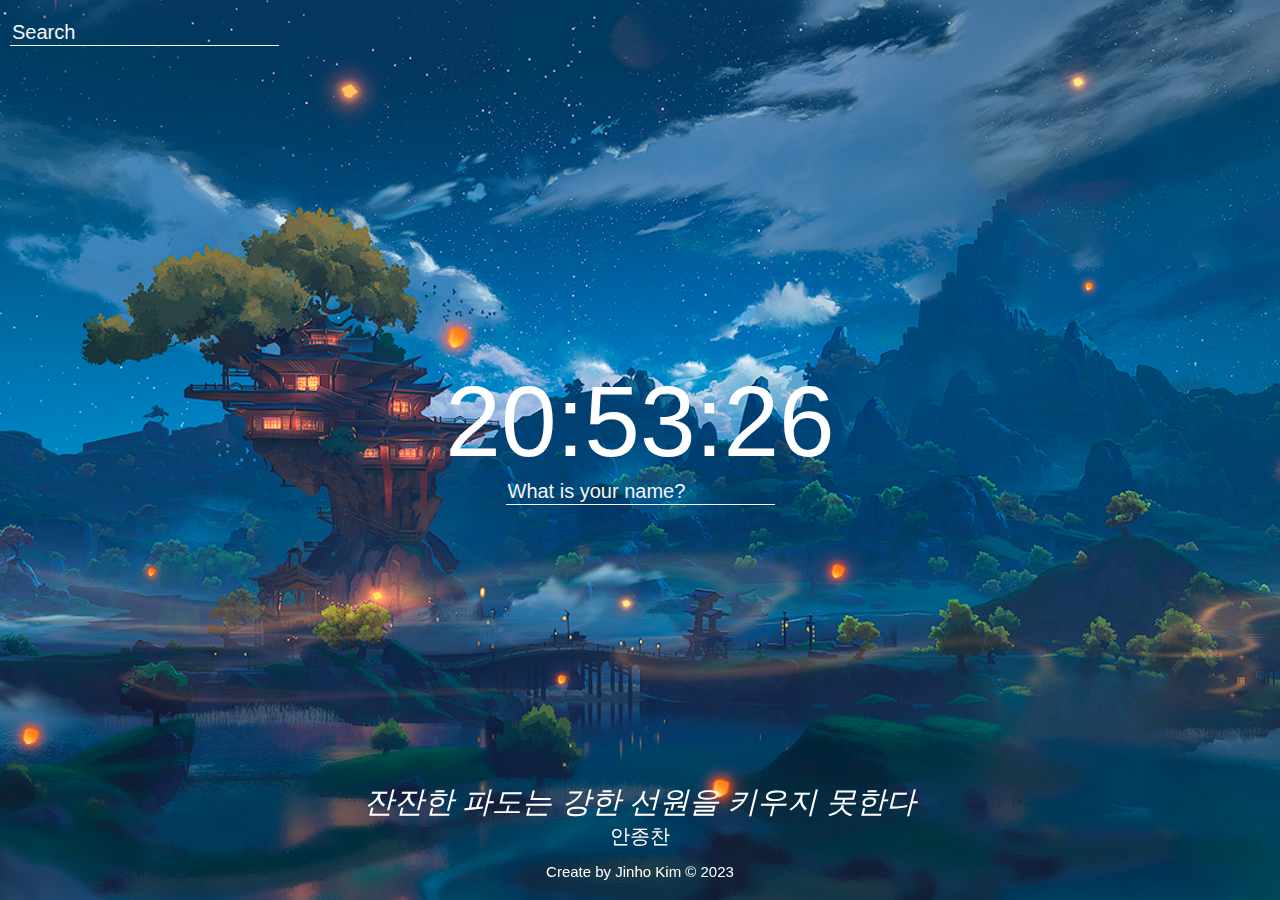
<file: index.html>
<!DOCTYPE html>
<html lang="en">
  <head>
    <meta charset="UTF-8" />
    <meta http-equiv="X-UA-Compatible" content="IE=edge" />
    <meta name="viewport" content="width=device-width, initial-scale=1.0" />
    <link rel="stylesheet" href="css/style.css" />
    <title>Document</title>

    <script defer src="js/background.js"></script>
    <script defer src="js/weather.js"></script>
    <script defer src="js/clock.js"></script>
    <script defer src="js/login.js"></script>
    <script defer src="js/todo.js"></script>
    <script defer src="js/quotes.js"></script>
  </head>
  <body>
    <header>
      <!-- 구글 검색 -->
      <form
        class="search-form"
        action="https://www.google.com/search"
        method="GET"
      >
        <!-- 아래 input은 "?q={입력한 텍스트}" 의 형태로 위의 action url 뒤에 붙음-->
        <input name="q" type="text" placeholder="Search" required />
      </form>

      <!-- 날씨 -->
      <div class="weather">
        <div class="weather_container">
          <img class="weather_icon" />
          <span class="weather_temp"></span>
        </div>
        <span class="weather_city"></span>
      </div>
    </header>

    <main>
      <!-- 시계 -->
      <div class="clock">00:00:00</div>

      <!-- 로그인 -->
      <div class="login">
        <form id="login-form" class="hidden">
          <input
            type="text"
            placeholder="What is your name?"
            maxlength="15"
            required
          />
        </form>

        <h1 id="greeting" class="hidden"></h1>
      </div>

      <form id="todo-form" class="hidden">
        <input
          type="text"
          placeholder="Write a To Do and Press Enter"
          maxlength="30"
          required
        />
      </form>

      <ul id="todo-list" class="hidden"></ul>
    </main>

    <footer>
      <div class="quote">
        <span class="quote_quote"></span>
        <span class="quote_author"></span>
      </div>
      <p class="copyright">Create by Jinho Kim © 2023</p>
    </footer>
  </body>
</html>
</file>
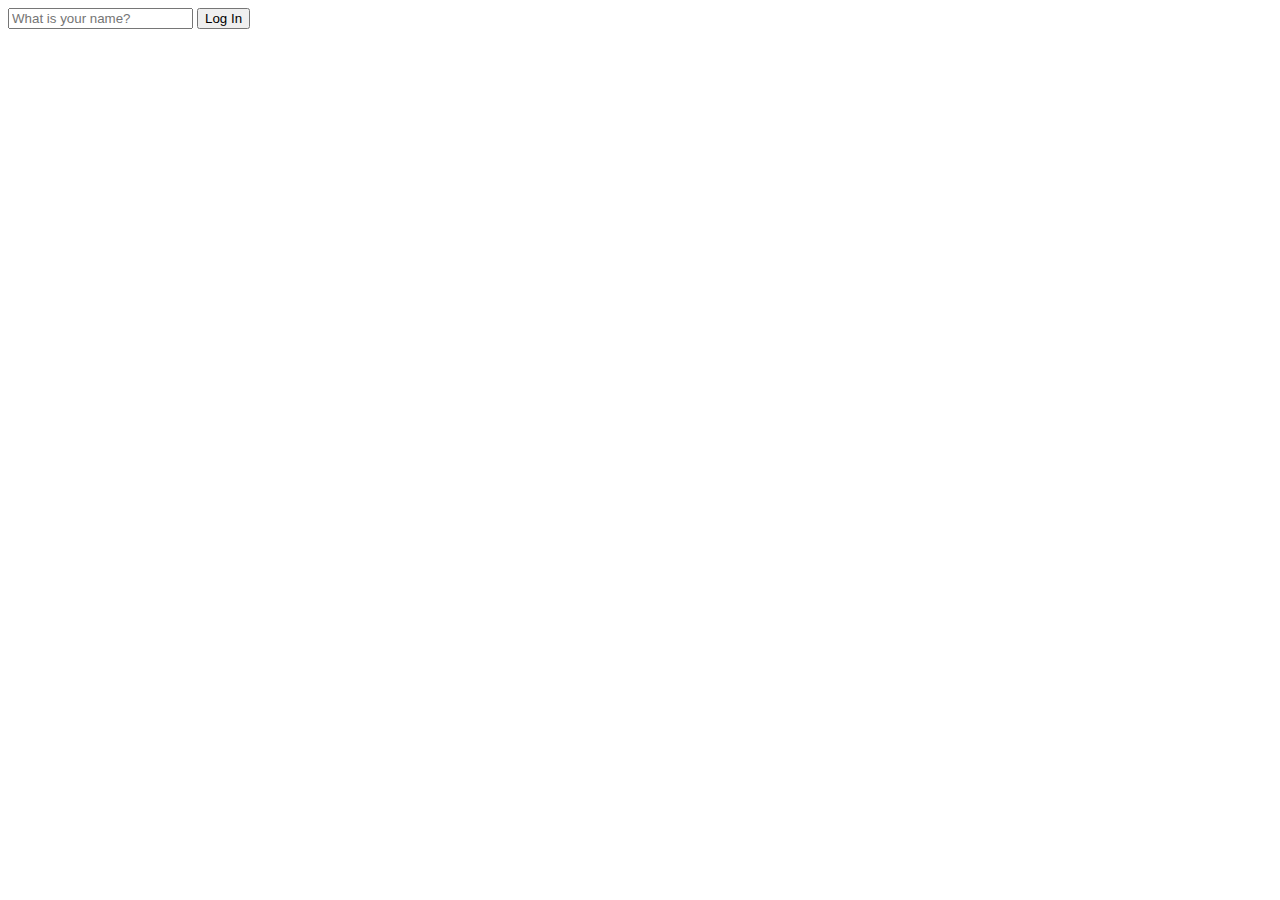
<file: 2.login/index.html>
<!DOCTYPE html>
<html lang="en">
  <head>
    <meta charset="UTF-8" />
    <meta http-equiv="X-UA-Compatible" content="IE=edge" />
    <meta name="viewport" content="width=device-width, initial-scale=1.0" />
    <link rel="stylesheet" href="style.css" />
    <title>Document</title>
  </head>
  <body>
    <form id="login-form" class="hidden">
      <input
        type="text"
        required
        maxlength="15"
        placeholder="What is your name?"
      />
      <input type="submit" value="Log In" />
    </form>
    <h1 id="greeting" class="hidden"></h1>
    <!-- <a href="https://google.com">Go to google</a> -->
    <script src="login.js"></script>
  </body>
</html>
</file>
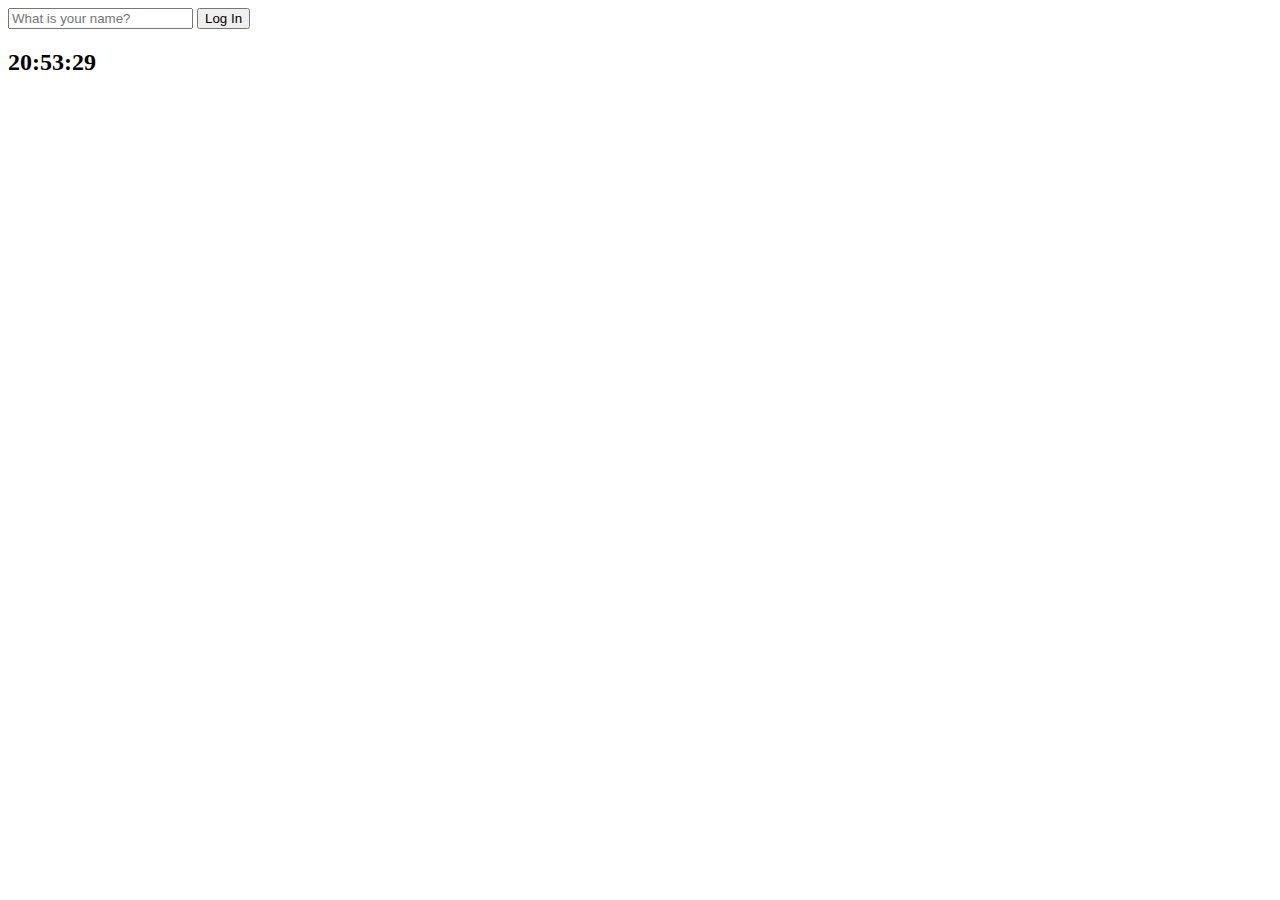
<file: 3.clock/index.html>
<!DOCTYPE html>
<html lang="en">
  <head>
    <meta charset="UTF-8" />
    <meta http-equiv="X-UA-Compatible" content="IE=edge" />
    <meta name="viewport" content="width=device-width, initial-scale=1.0" />
    <link rel="stylesheet" href="css/style.css" />
    <title>Document</title>
  </head>
  <body>
    <form id="login-form" class="hidden">
      <input
        type="text"
        required
        maxlength="15"
        placeholder="What is your name?"
      />
      <input type="submit" value="Log In" />
    </form>
    <h2 id="clock">00:00:00</h2>
    <h1 id="greeting" class="hidden"></h1>
    <script src="js/greetings.js"></script>
    <script src="js/clock.js"></script>
  </body>
</html>
</file>
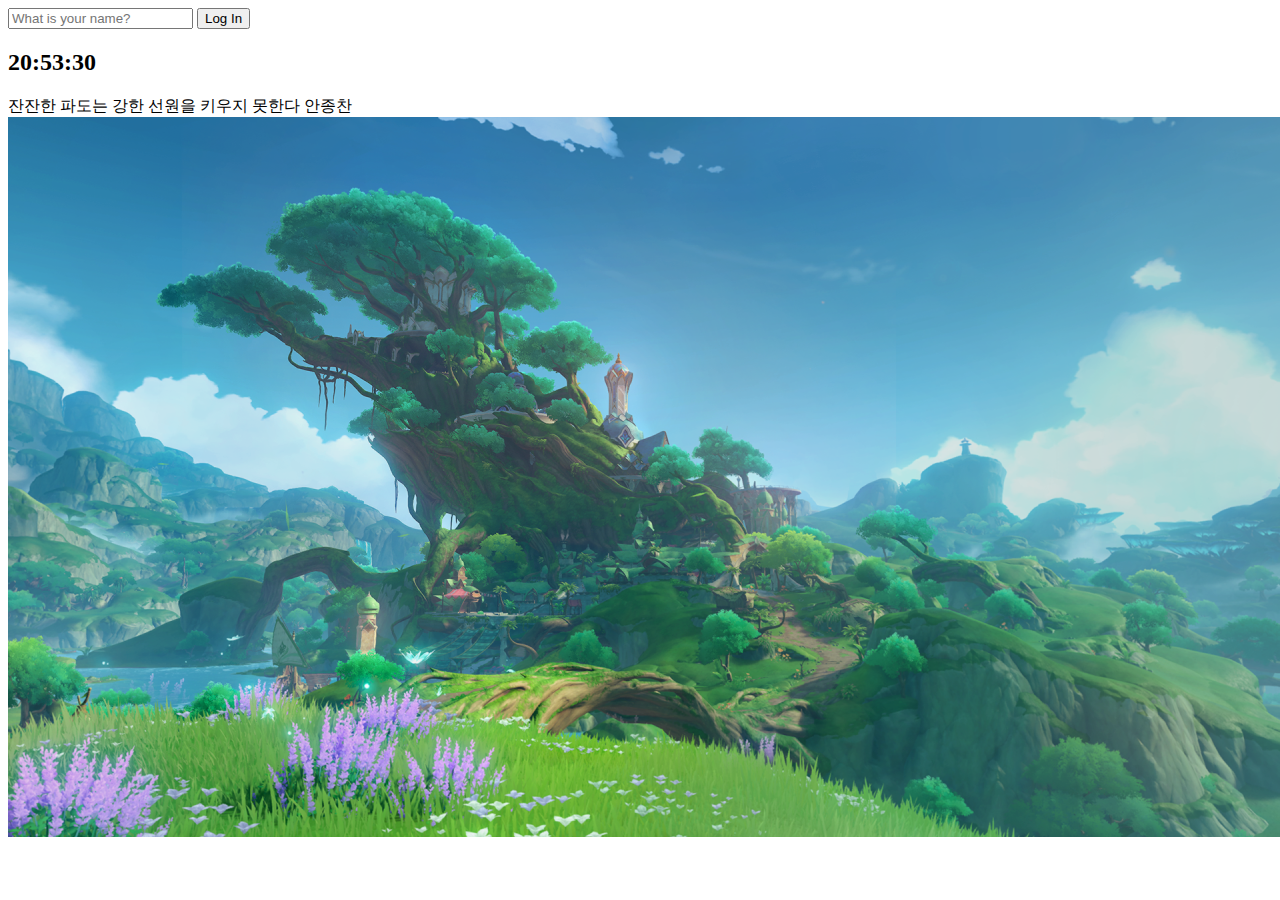
<file: 4.quotes_and_background/index.html>
<!DOCTYPE html>
<html lang="en">
  <head>
    <meta charset="UTF-8" />
    <meta http-equiv="X-UA-Compatible" content="IE=edge" />
    <meta name="viewport" content="width=device-width, initial-scale=1.0" />
    <link rel="stylesheet" href="css/style.css" />
    <title>Document</title>
  </head>
  <body>
    <form id="login-form" class="hidden">
      <input
        type="text"
        required
        maxlength="15"
        placeholder="What is your name?"
      />
      <input type="submit" value="Log In" />
    </form>
    <h2 id="clock">00:00:00</h2>
    <h1 id="greeting" class="hidden"></h1>
    <div id="quote">
      <span></span>
      <span></span>
    </div>
    <script src="js/greetings.js"></script>
    <script src="js/clock.js"></script>
    <script src="js/quotes.js"></script>
    <script src="js/background.js"></script>
  </body>
</html>
</file>
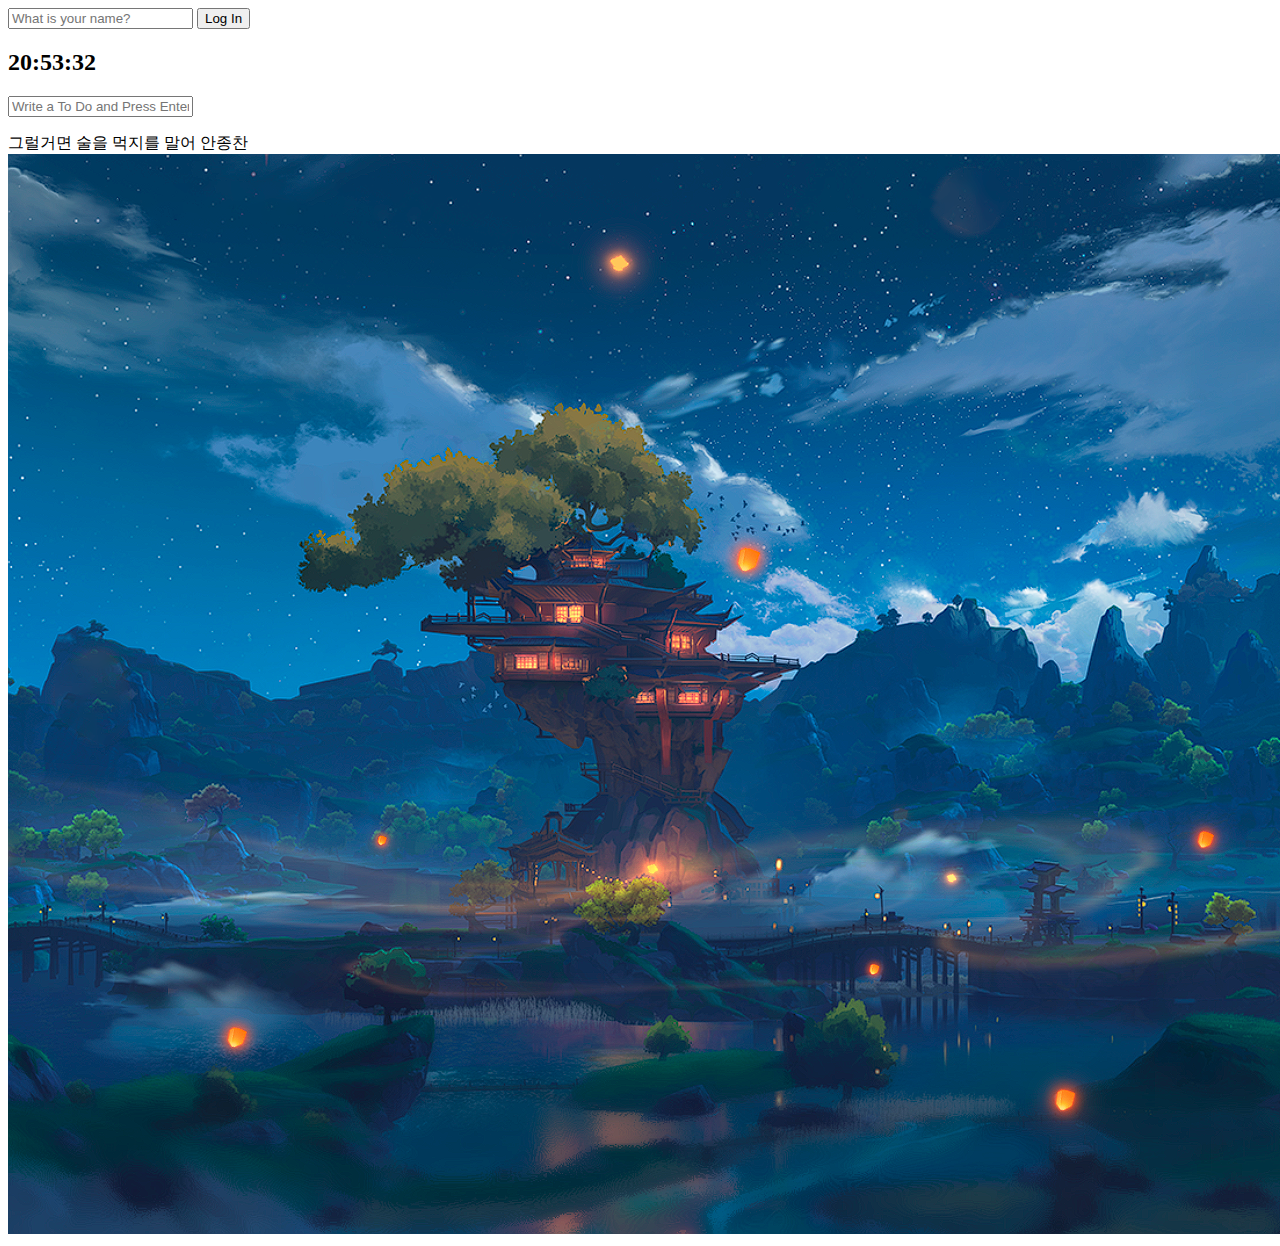
<file: 5.todo_list/index.html>
<!DOCTYPE html>
<html lang="en">
  <head>
    <meta charset="UTF-8" />
    <meta http-equiv="X-UA-Compatible" content="IE=edge" />
    <meta name="viewport" content="width=device-width, initial-scale=1.0" />
    <link rel="stylesheet" href="css/style.css" />
    <title>Document</title>
  </head>
  <body>
    <form id="login-form" class="hidden">
      <input
        type="text"
        required
        maxlength="15"
        placeholder="What is your name?"
      />
      <input type="submit" value="Log In" />
    </form>

    <h1 id="greeting" class="hidden"></h1>

    <h2 id="clock">00:00:00</h2>

    <form id="todo-form">
      <input type="text" placeholder="Write a To Do and Press Enter" required />
    </form>

    <ul id="todo-list"></ul>

    <div id="quote">
      <span></span>
      <span></span>
    </div>

    <script src="js/greetings.js"></script>
    <script src="js/clock.js"></script>
    <script src="js/quotes.js"></script>
    <script src="js/background.js"></script>
    <script src="js/todo.js"></script>
  </body>
</html>
</file>
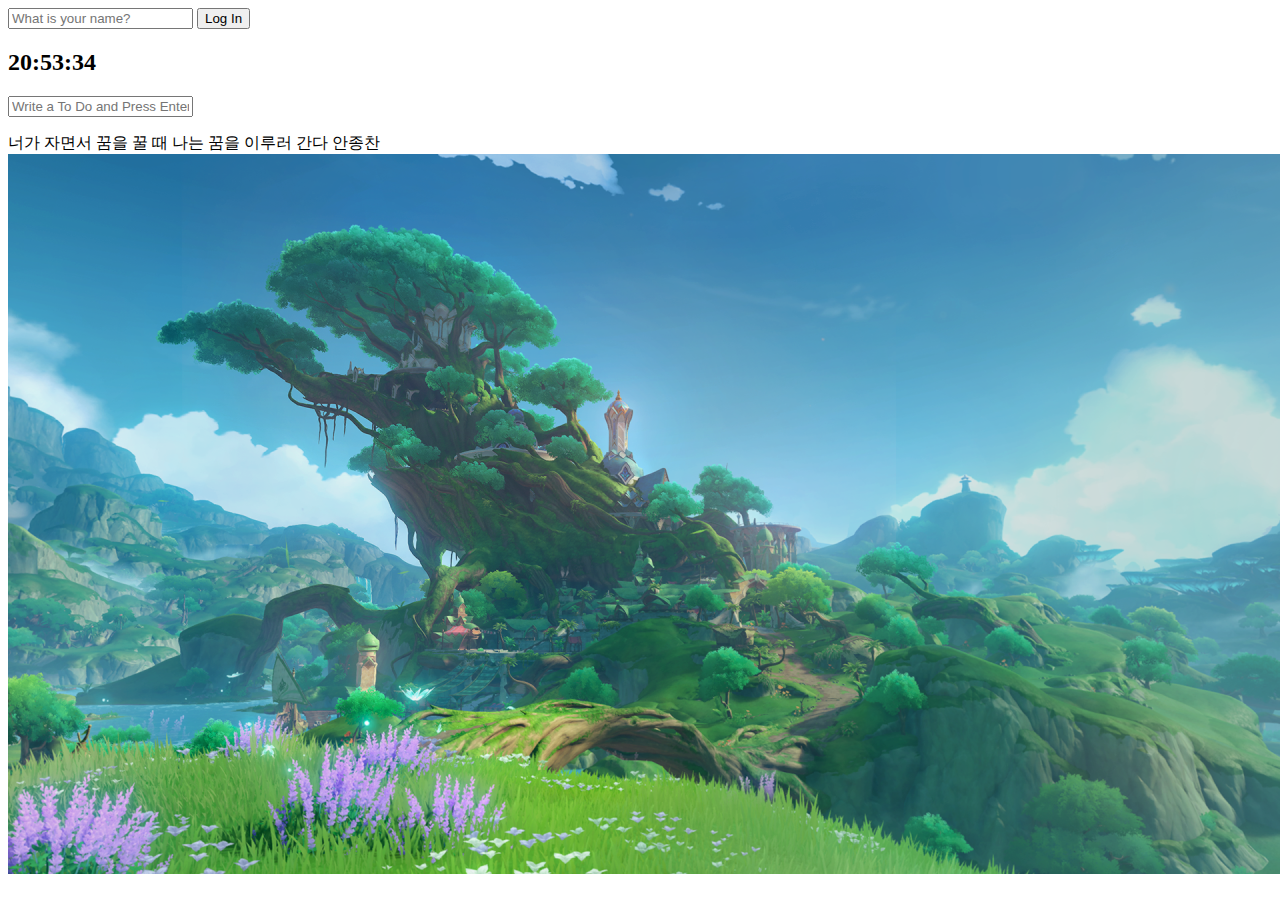
<file: 6.weather/index.html>
<!DOCTYPE html>
<html lang="en">
  <head>
    <meta charset="UTF-8" />
    <meta http-equiv="X-UA-Compatible" content="IE=edge" />
    <meta name="viewport" content="width=device-width, initial-scale=1.0" />
    <link rel="stylesheet" href="css/style.css" />
    <title>Document</title>
  </head>
  <body>
    <form id="login-form" class="hidden">
      <input
        type="text"
        required
        maxlength="15"
        placeholder="What is your name?"
      />
      <input type="submit" value="Log In" />
    </form>

    <h1 id="greeting" class="hidden"></h1>

    <h2 id="clock">00:00:00</h2>

    <form id="todo-form">
      <input type="text" placeholder="Write a To Do and Press Enter" required />
    </form>

    <ul id="todo-list"></ul>

    <div id="quote">
      <span></span>
      <span></span>
    </div>

    <div id="weather">
      <span></span>
      <span></span>
    </div>

    <script src="js/greetings.js"></script>
    <script src="js/clock.js"></script>
    <script src="js/quotes.js"></script>
    <script src="js/background.js"></script>
    <script src="js/todo.js"></script>
    <script src="js/weather.js"></script>
  </body>
</html>
</file>
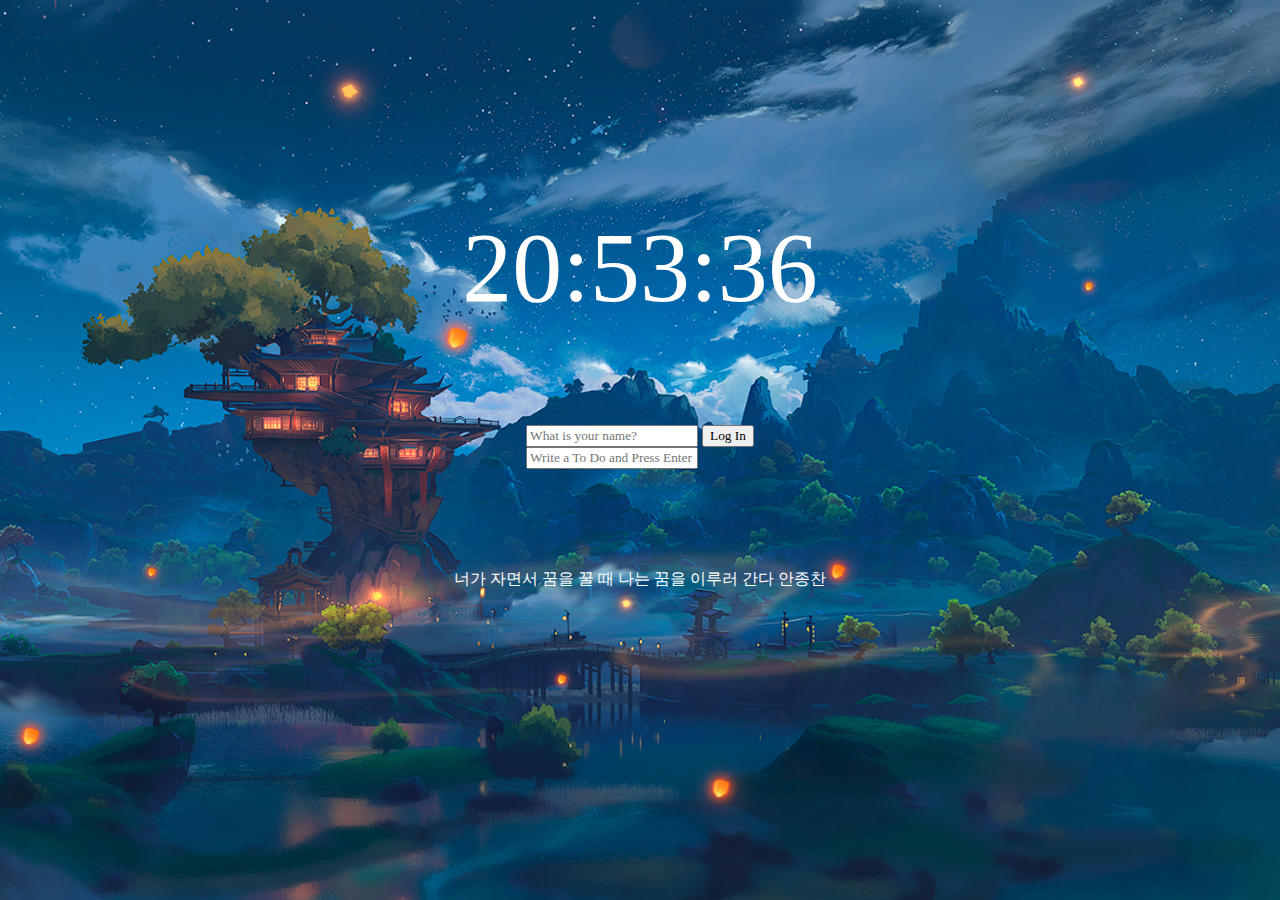
<file: 7.my_todo_list/index.html>
<!DOCTYPE html>
<html lang="en">
  <head>
    <meta charset="UTF-8" />
    <meta http-equiv="X-UA-Compatible" content="IE=edge" />
    <meta name="viewport" content="width=device-width, initial-scale=1.0" />
    <link rel="stylesheet" href="css/style.css" />
    <title>Document</title>

    <script defer src="js/greetings.js"></script>
    <script defer src="js/clock.js"></script>
    <script defer src="js/quotes.js"></script>
    <script defer src="js/background.js"></script>
    <script defer src="js/todo.js"></script>
    <script defer src="js/weather.js"></script>
  </head>
  <body>
    <main>
      <div class="clock">00:00:00</div>

      <div class="temp">
        <form id="login-form" class="hidden">
          <input
            type="text"
            required
            maxlength="15"
            placeholder="What is your name?"
          />
          <input type="submit" value="Log In" />
        </form>

        <form id="todo-form">
          <input
            type="text"
            placeholder="Write a To Do and Press Enter"
            required
          />
        </form>
      </div>

      <h1 id="greeting" class="hidden"></h1>

      <ul id="todo-list" class="hidden"></ul>

      <div id="quote">
        <span></span>
        <span></span>
      </div>

      <div id="weather">
        <span></span>
        <span></span>
      </div>
    </main>
  </body>
</html>
</file>
<file: css/style.css>
* {
  font-family: "Arial";
}

html,
body {
  margin: 0;
  height: 100%;
  color: white;
}

input {
  color: white;
  font-size: 20px;
  /* form 아래에 있는 이미지(부모) 그대로 적용 */
  background-color: transparent;
  border: none;
  border-bottom: 1px solid whitesmoke;
}

input::placeholder {
  color: whitesmoke;
}

input:focus {
  outline: none;
}

button {
  font-size: 23px;
  color: red;
  background-color: transparent;
  border: none;
  border-radius: 20px;
  cursor: pointer;
}

button:hover {
  background-color: grey;
}

h2 {
  margin: 0;
}

.hidden {
  display: none;
}

/* ------------ header ------------ */

.search-form {
  position: absolute;
  margin: 20px 0px 0px 10px;
}

.weather {
  /* 
  float: right
  처음에 우측 정렬하려고 위와 같은 방식으로 float를 썼는데 이 친구는 오른쪽에 아예 
  다른 영역이 생성된 느낌이라 main의 flex가 망가졌음
  -> 우측에 있는 weather의 너비를 제외한 범위에서 flex 가운데 정렬이 적용됨

  아래와 같이 하면 그냥 맨 오른쪽에 뜸
  */
  position: absolute;
  right: 0;

  /* 상 우 하 좌 */
  margin: 10px 20px 0px 0px;
  font-size: 20px;
  display: flex;
  flex-direction: column;
  align-items: center;
}

.weather_container {
  display: flex;
  align-items: center;
}

/* ------------ main ------------ */

main {
  height: 100%;
  /* gap: 100px; */
  display: flex;
  flex-direction: column;
  /* flex 방향 기준 정렬 */
  align-items: center;
  /* flex 수직 방향 기준 정렬 */
  justify-content: center;
}

.clock {
  font-size: 100px;
}

#greeting {
  font-size: 50px;
}

/* #todo {
  display: flex;
  align-items: center;
} */

#todo-form input {
  width: 350px;
  font-size: 25px;
  text-align: center;
}

#todo-list {
  list-style-type: none;
  display: flex;
  flex-direction: column;
  align-items: center;
}

#todo-list li {
  margin-right: 30px;
  font-size: 25px;
}

/* ------------ footer ------------ */

.quote {
  position: fixed;
  font-family: "Allerta Stencil";
  bottom: 50px;
  width: 100%;
  display: flex;
  flex-direction: column;
  align-items: center;
}

.quote_quote {
  font-size: 30px;
  font-style: italic;
}

.quote_author {
  font-size: 20px;
}

.copyright {
  position: fixed;
  font-size: 15px;
  bottom: 5px;
  width: 100%;
  display: flex;
  flex-direction: column;
  align-items: center;
}
</file>
<file: 2.login/style.css>
.hidden {
  display: none;
}
</file>
<file: 3.clock/css/style.css>
.hidden {
  display: none;
}
</file>
<file: 4.quotes_and_background/css/style.css>
.hidden {
  display: none;
}
</file>
<file: 5.todo_list/css/style.css>
.hidden {
  display: none;
}
</file>
<file: 6.weather/css/style.css>
.hidden {
  display: none;
}
</file>
<file: 7.my_todo_list/css/style.css>
* {
  font-family: Georgia, "Times New Roman", Times, serif;
}

html,
body {
  margin: 0;
  height: 100%;
  color: white;
}

main {
  height: 100%;
  display: flex;
  flex-direction: column;
  gap: 100px;
  align-items: center;
  justify-content: center;
}

.hidden {
  display: none;
}

.clock {
  font-size: 100px;
}

.clock {
}
</file>
